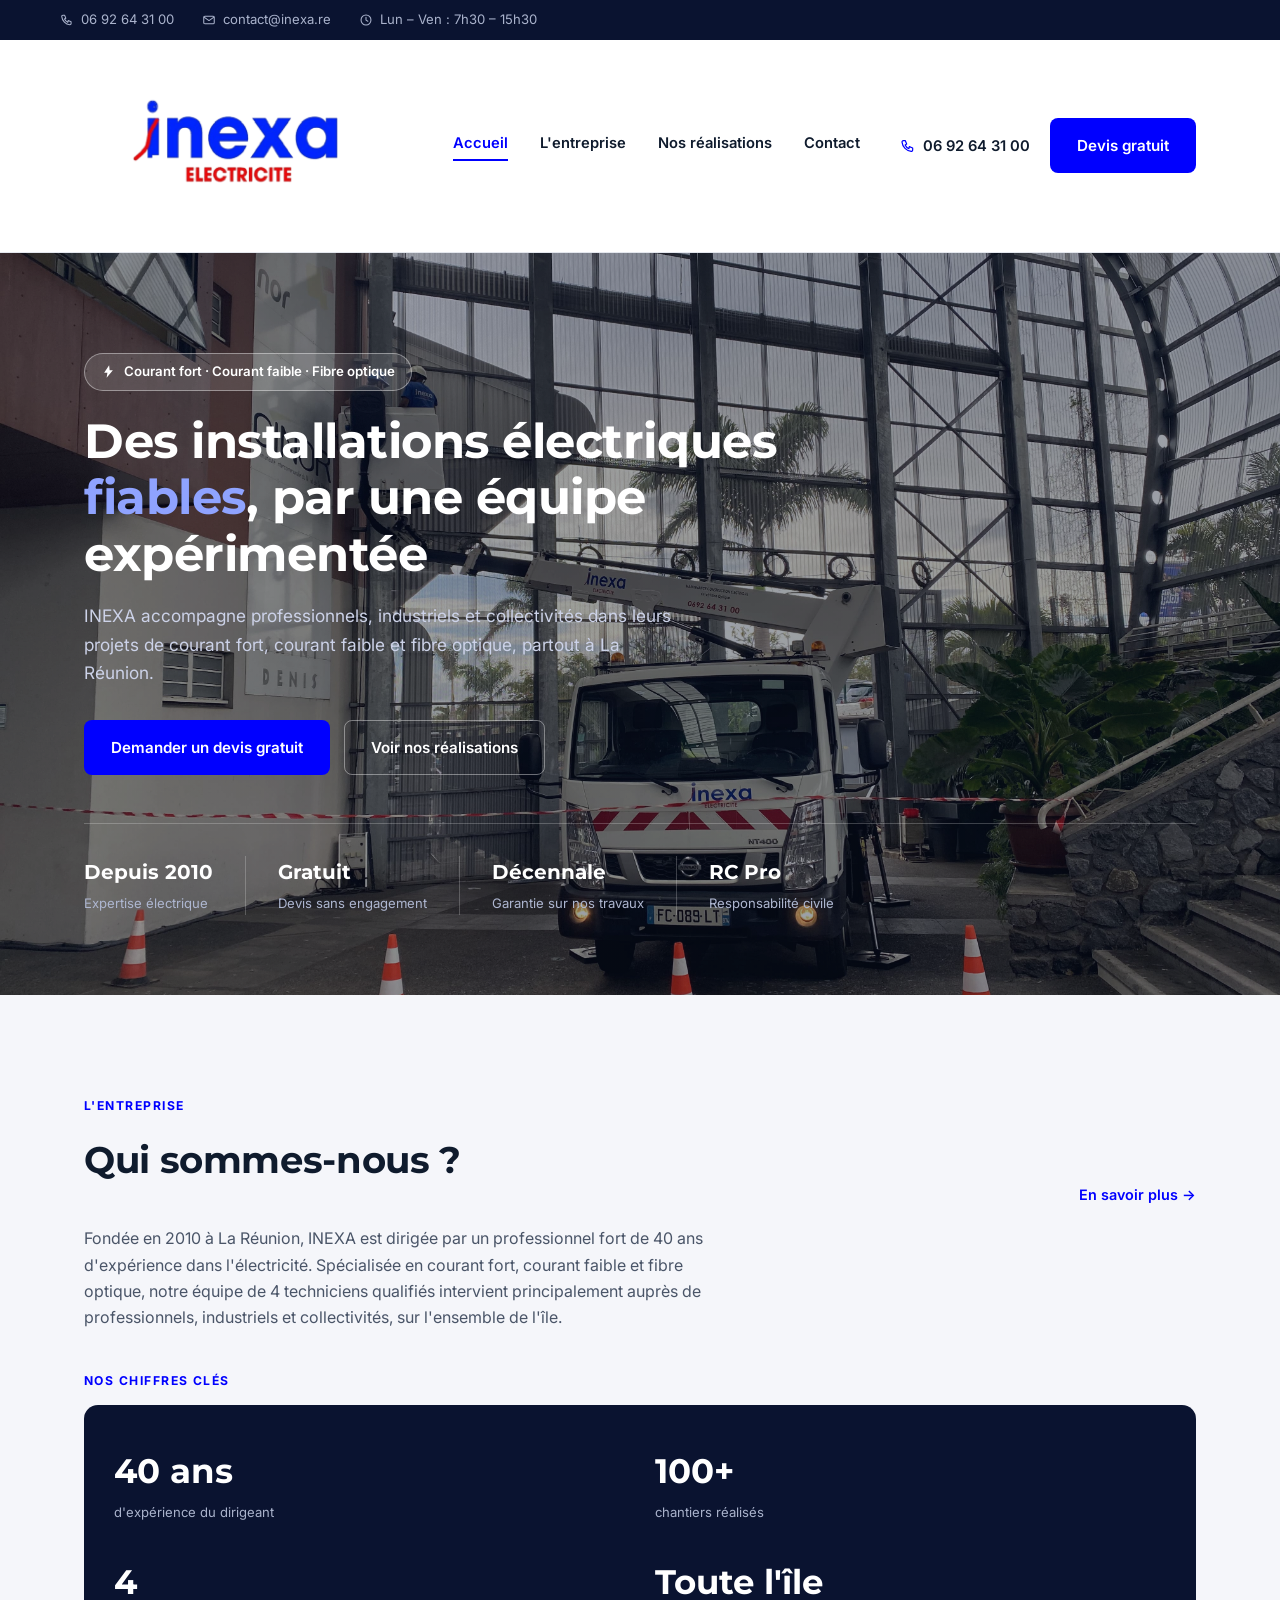
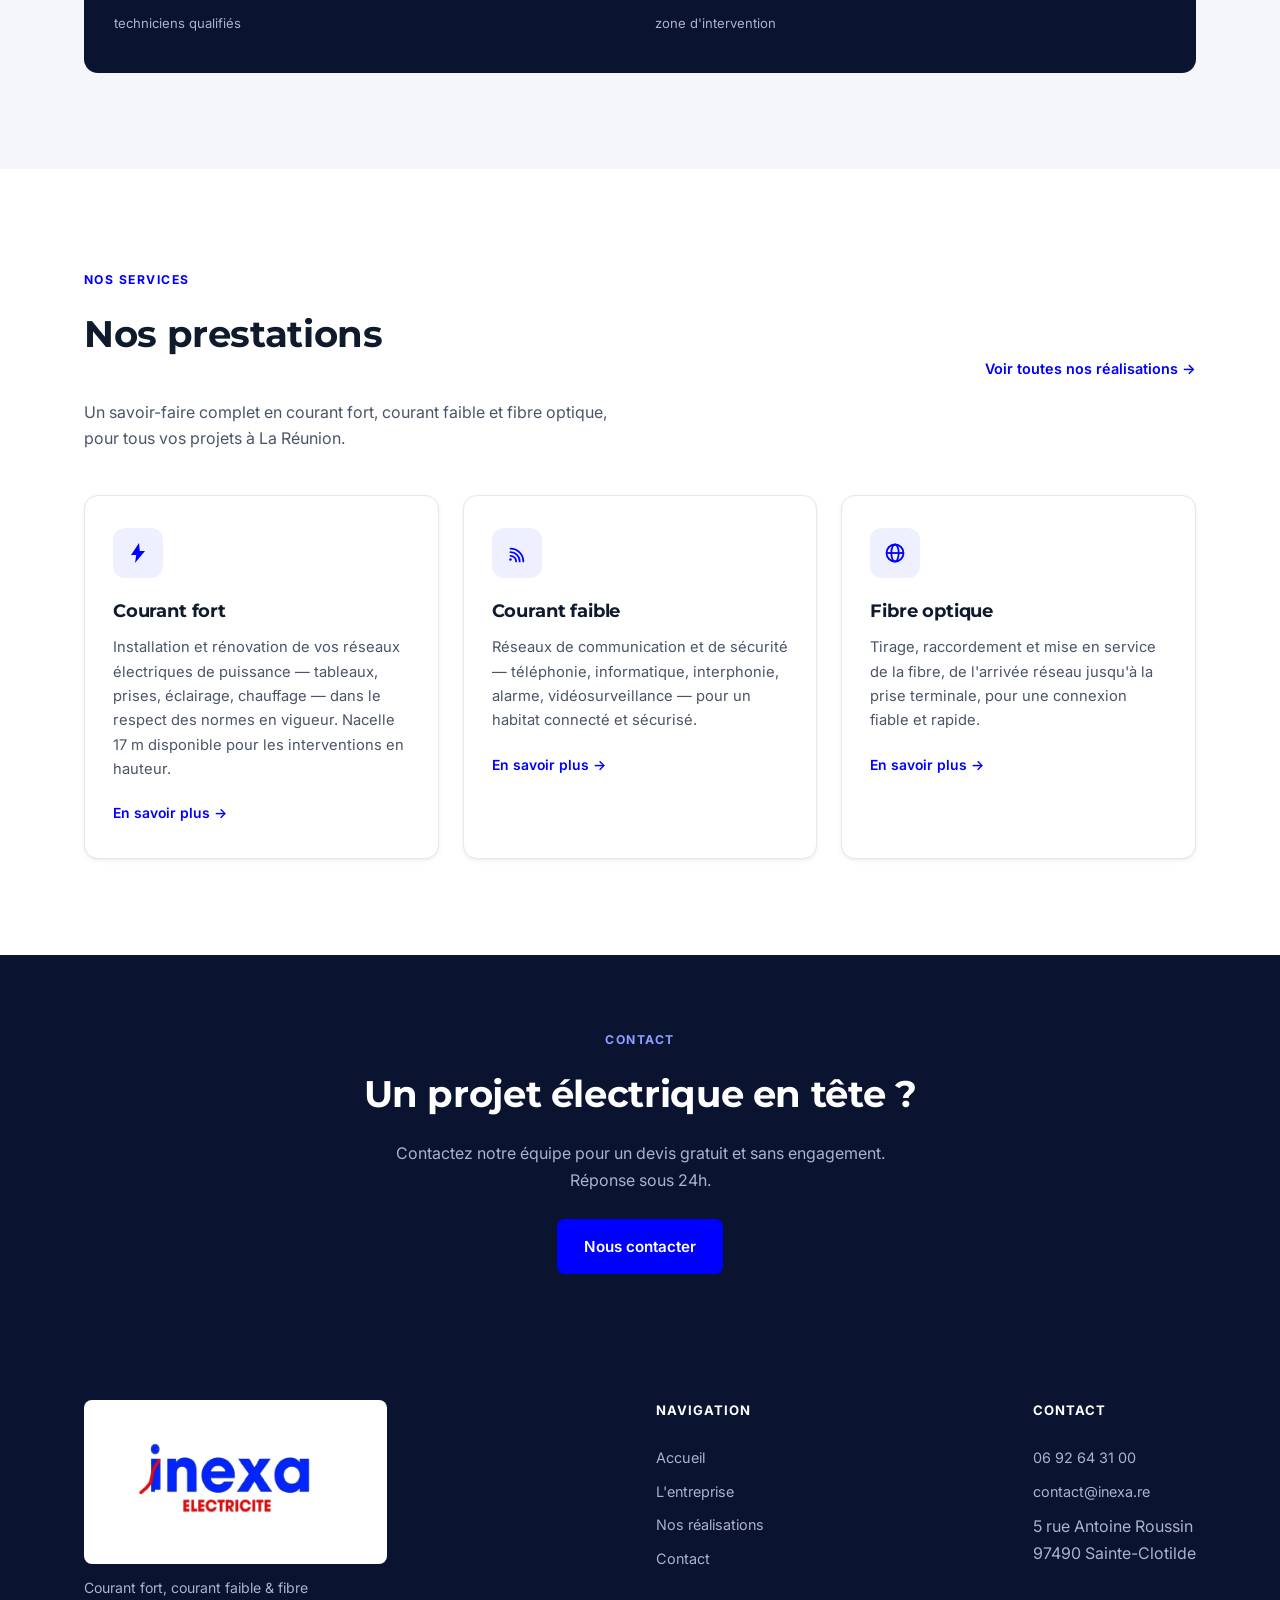
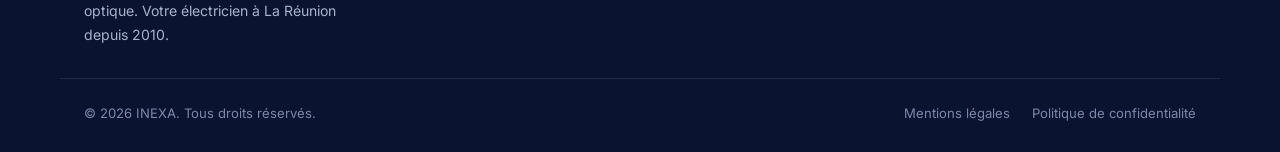
<file: index.html>
<!DOCTYPE html>
<html lang="fr">
<head>
<meta charset="UTF-8">
<meta name="viewport" content="width=device-width, initial-scale=1.0">
<title>INEXA – Électricien professionnel à La Réunion</title>
<meta name="description" content="INEXA, entreprise d'électricité à La Réunion : courant fort, courant faible et fibre optique pour professionnels, industriels et collectivités, sur toute l'île.">
<meta name="theme-color" content="#0a1330">
<link rel="icon" type="image/png" href="favicon.png">
<link rel="preconnect" href="https://fonts.googleapis.com">
<link rel="preconnect" href="https://fonts.gstatic.com" crossorigin>
<link href="https://fonts.googleapis.com/css2?family=Montserrat:wght@600;700;800&family=Inter:wght@400;500;600;700&display=swap" rel="stylesheet">
<link rel="stylesheet" href="style.css">
</head>
<body>

<div class="util-bar">
  <div class="container util-bar-inner">
    <div class="util-item"><svg viewBox="0 0 24 24" fill="none" stroke="currentColor" stroke-width="1.8" stroke-linecap="round" stroke-linejoin="round"><path d="M5 4h3l2 5-2.3 1.4a11 11 0 0 0 5.6 5.6L14 13l5 2v3a2 2 0 0 1-2.2 2A15.7 15.7 0 0 1 3 6.2 2 2 0 0 1 5 4z"/></svg><a href="tel:+262692643100">06 92 64 31 00</a></div>
    <div class="util-item"><svg viewBox="0 0 24 24" fill="none" stroke="currentColor" stroke-width="1.8" stroke-linecap="round" stroke-linejoin="round"><rect x="3" y="5.5" width="18" height="13" rx="2"/><path d="M3.5 7l8.5 6 8.5-6"/></svg><a href="mailto:contact@inexa.re">contact@inexa.re</a></div>
    <div class="util-item util-hide-mobile"><svg viewBox="0 0 24 24" fill="none" stroke="currentColor" stroke-width="1.8" stroke-linecap="round" stroke-linejoin="round"><circle cx="12" cy="12" r="8.5"/><path d="M12 7.5v4.7l3.2 1.9"/></svg><span>Lun – Ven : 7h30 – 15h30</span></div>
  </div>
</div>

<header id="header">
  <div class="header-inner">
    <a href="index.html" class="logo"><img src="logo-inexa.png" alt="INEXA Électricité" class="logo-img"></a>
    <nav class="main-nav">
      <a href="index.html" class="active">Accueil</a>
      <a href="entreprise.html">L'entreprise</a>
      <a href="prestations.html">Nos réalisations</a>
      <a href="contact.html">Contact</a>
    </nav>
    <div class="header-actions">
      <a href="tel:+262692643100" class="phone-link"><svg viewBox="0 0 24 24" fill="none" stroke="currentColor" stroke-width="1.8" stroke-linecap="round" stroke-linejoin="round"><path d="M5 4h3l2 5-2.3 1.4a11 11 0 0 0 5.6 5.6L14 13l5 2v3a2 2 0 0 1-2.2 2A15.7 15.7 0 0 1 3 6.2 2 2 0 0 1 5 4z"/></svg>06 92 64 31 00</a>
      <a href="contact.html" class="btn btn-primary">Devis gratuit</a>
    </div>
    <button class="burger" id="burger" aria-label="Ouvrir le menu">☰</button>
  </div>
  <div class="mobile-menu" id="mobileMenu">
    <a href="index.html" class="active">Accueil</a>
    <a href="entreprise.html">L'entreprise</a>
    <a href="prestations.html">Nos réalisations</a>
    <a href="contact.html">Contact</a>
    <a href="tel:+262692643100">06 92 64 31 00</a>
  </div>
</header>

<main>

  <section class="hero">
    <div class="container">
      <span class="badge"><svg viewBox="0 0 24 24" fill="currentColor"><path d="M13 2 5 14h5.2l-1.2 8L19 10h-5.2L13 2z"/></svg>Courant fort · Courant faible · Fibre optique</span>
      <h1>Des installations électriques <span class="highlight">fiables</span>, par une équipe expérimentée</h1>
      <p class="hero-text">INEXA accompagne professionnels, industriels et collectivités dans leurs projets de courant fort, courant faible et fibre optique, partout à La Réunion.</p>
      <div class="hero-buttons">
        <a href="contact.html" class="btn btn-primary">Demander un devis gratuit</a>
        <a href="prestations.html" class="btn btn-secondary">Voir nos réalisations</a>
      </div>
      <div class="trust-strip">
        <div class="trust-item"><strong>Depuis 2010</strong><span>Expertise électrique</span></div>
        <div class="trust-item"><strong>Gratuit</strong><span>Devis sans engagement</span></div>
        <div class="trust-item"><strong>Décennale</strong><span>Garantie sur nos travaux</span></div>
        <div class="trust-item"><strong>RC Pro</strong><span>Responsabilité civile</span></div>
      </div>
    </div>
  </section>

  <section class="bg-mist">
    <div class="container">
      <div class="section-head-row">
        <div>
          <span class="eyebrow">L'entreprise</span>
          <h2>Qui sommes-nous ?</h2>
        </div>
        <a href="entreprise.html" class="link-arrow">En savoir plus →</a>
      </div>
      <p style="max-width:640px;">Fondée en 2010 à La Réunion, INEXA est dirigée par un professionnel fort de 40 ans d'expérience dans l'électricité. Spécialisée en courant fort, courant faible et fibre optique, notre équipe de 4 techniciens qualifiés intervient principalement auprès de professionnels, industriels et collectivités, sur l'ensemble de l'île.</p>
      <span class="eyebrow" style="display:block;margin-top:40px;">Nos chiffres clés</span>
      <div class="stats-card">
        <div class="stat-item"><span class="stat-number">40 ans</span><span class="stat-label">d'expérience du dirigeant</span></div>
        <div class="stat-item"><span class="stat-number">100+</span><span class="stat-label">chantiers réalisés</span></div>
        <div class="stat-item"><span class="stat-number">4</span><span class="stat-label">techniciens qualifiés</span></div>
        <div class="stat-item"><span class="stat-number">Toute l'île</span><span class="stat-label">zone d'intervention</span></div>
      </div>
    </div>
  </section>

  <section>
    <div class="container">
      <div class="section-head-row">
        <div>
          <span class="eyebrow">Nos services</span>
          <h2>Nos prestations</h2>
        </div>
        <a href="prestations.html" class="link-arrow">Voir toutes nos réalisations →</a>
      </div>
      <p style="max-width:560px;">Un savoir-faire complet en courant fort, courant faible et fibre optique, pour tous vos projets à La Réunion.</p>
      <div class="prestations-grid">
        <div class="prestation-card">
          <div class="icon-badge"><svg viewBox="0 0 24 24" fill="currentColor"><path d="M13 2 5 14h5.2l-1.2 8L19 10h-5.2L13 2z"/></svg></div>
          <h3>Courant fort</h3>
          <p>Installation et rénovation de vos réseaux électriques de puissance — tableaux, prises, éclairage, chauffage — dans le respect des normes en vigueur. Nacelle 17 m disponible pour les interventions en hauteur.</p>
          <a href="prestations.html">En savoir plus →</a>
        </div>
        <div class="prestation-card">
          <div class="icon-badge"><svg viewBox="0 0 24 24" fill="none" stroke="currentColor" stroke-width="1.8" stroke-linecap="round"><circle cx="5.5" cy="18.5" r="1.3" fill="currentColor" stroke="none"/><path d="M5.5 14.8a5.6 5.6 0 0 1 5.6 5.6M5.5 11.2a9.2 9.2 0 0 1 9.2 9.2M5.5 7.6a12.8 12.8 0 0 1 12.8 12.8"/></svg></div>
          <h3>Courant faible</h3>
          <p>Réseaux de communication et de sécurité — téléphonie, informatique, interphonie, alarme, vidéosurveillance — pour un habitat connecté et sécurisé.</p>
          <a href="prestations.html">En savoir plus →</a>
        </div>
        <div class="prestation-card">
          <div class="icon-badge"><svg viewBox="0 0 24 24" fill="none" stroke="currentColor" stroke-width="1.8"><circle cx="12" cy="12" r="8.5"/><ellipse cx="12" cy="12" rx="3.7" ry="8.5"/><path d="M3.7 12h16.6"/></svg></div>
          <h3>Fibre optique</h3>
          <p>Tirage, raccordement et mise en service de la fibre, de l'arrivée réseau jusqu'à la prise terminale, pour une connexion fiable et rapide.</p>
          <a href="prestations.html">En savoir plus →</a>
        </div>
      </div>
    </div>
  </section>

  <section class="cta-band">
    <div class="container">
      <span class="eyebrow">Contact</span>
      <h2>Un projet électrique en tête ?</h2>
      <p>Contactez notre équipe pour un devis gratuit et sans engagement. Réponse sous 24h.</p>
      <div class="cta-buttons">
        <a href="contact.html" class="btn btn-primary">Nous contacter</a>
      </div>
    </div>
  </section>

</main>

<footer>
  <div class="container footer-inner">
    <div class="footer-brand">
      <a href="index.html" class="logo logo-plate"><img src="logo-inexa.png" alt="INEXA Électricité" class="logo-img"></a>
      <p>Courant fort, courant faible &amp; fibre optique. Votre électricien à La Réunion depuis 2010.</p>
    </div>
    <div class="footer-links-col">
      <h5>Navigation</h5>
      <a href="index.html">Accueil</a>
      <a href="entreprise.html">L'entreprise</a>
      <a href="prestations.html">Nos réalisations</a>
      <a href="contact.html">Contact</a>
    </div>
    <div class="footer-links-col">
      <h5>Contact</h5>
      <a href="tel:+262692643100">06 92 64 31 00</a>
      <a href="mailto:contact@inexa.re">contact@inexa.re</a>
      <span>5 rue Antoine Roussin<br>97490 Sainte-Clotilde</span>
    </div>
  </div>
  <div class="container footer-bottom">
    <span>© 2026 INEXA. Tous droits réservés.</span>
    <div class="footer-bottom-links">
      <a href="#">Mentions légales</a>
      <a href="#">Politique de confidentialité</a>
    </div>
  </div>
</footer>

<script src="script.js"></script>
</body>
</html>
</file>
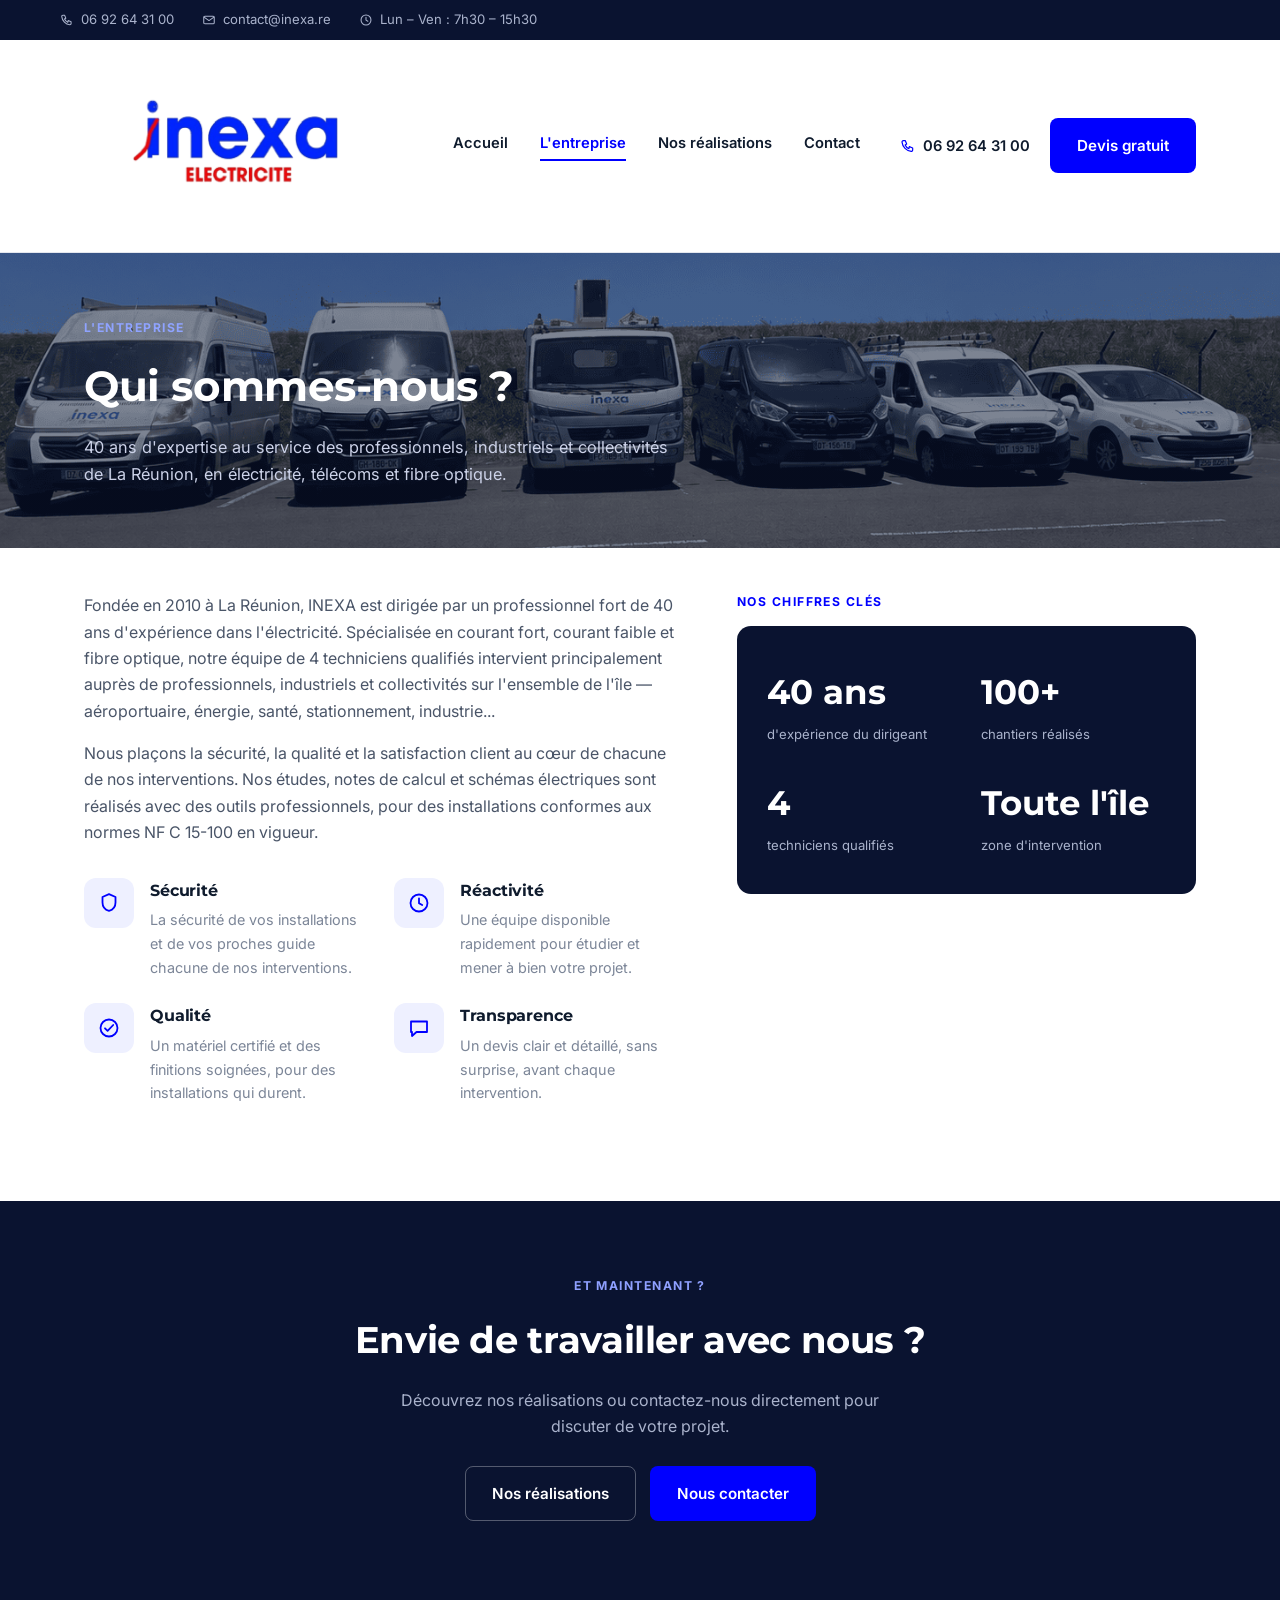
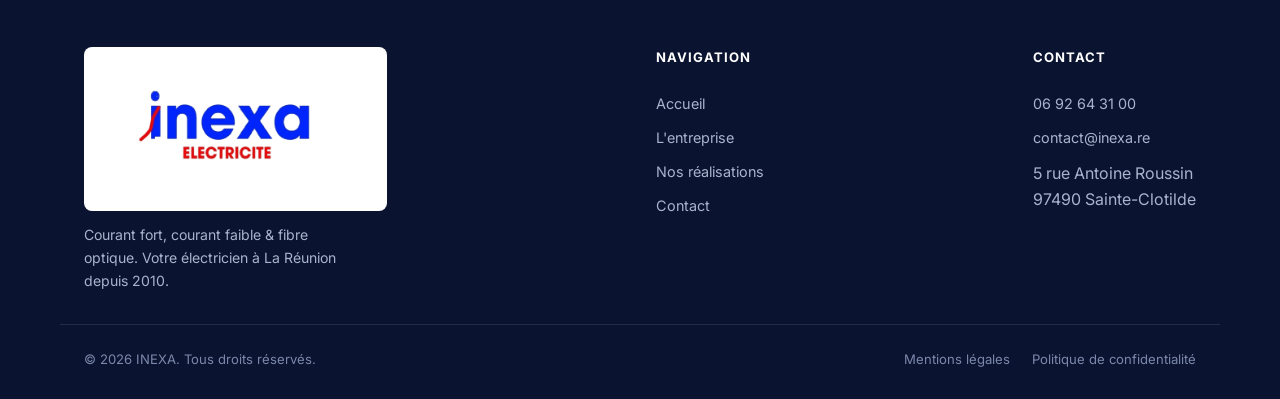
<file: entreprise.html>
<!DOCTYPE html>
<html lang="fr">
<head>
<meta charset="UTF-8">
<meta name="viewport" content="width=device-width, initial-scale=1.0">
<title>L'entreprise – INEXA</title>
<meta name="description" content="INEXA : électricien à La Réunion depuis 2010, dirigé par un professionnel fort de 40 ans d'expérience. Courant fort, courant faible et fibre optique.">
<meta name="theme-color" content="#0a1330">
<link rel="icon" type="image/png" href="favicon.png">
<link rel="preconnect" href="https://fonts.googleapis.com">
<link rel="preconnect" href="https://fonts.gstatic.com" crossorigin>
<link href="https://fonts.googleapis.com/css2?family=Montserrat:wght@600;700;800&family=Inter:wght@400;500;600;700&display=swap" rel="stylesheet">
<link rel="stylesheet" href="style.css">
</head>
<body>

<div class="util-bar">
  <div class="container util-bar-inner">
    <div class="util-item"><svg viewBox="0 0 24 24" fill="none" stroke="currentColor" stroke-width="1.8" stroke-linecap="round" stroke-linejoin="round"><path d="M5 4h3l2 5-2.3 1.4a11 11 0 0 0 5.6 5.6L14 13l5 2v3a2 2 0 0 1-2.2 2A15.7 15.7 0 0 1 3 6.2 2 2 0 0 1 5 4z"/></svg><a href="tel:+262692643100">06 92 64 31 00</a></div>
    <div class="util-item"><svg viewBox="0 0 24 24" fill="none" stroke="currentColor" stroke-width="1.8" stroke-linecap="round" stroke-linejoin="round"><rect x="3" y="5.5" width="18" height="13" rx="2"/><path d="M3.5 7l8.5 6 8.5-6"/></svg><a href="mailto:contact@inexa.re">contact@inexa.re</a></div>
    <div class="util-item util-hide-mobile"><svg viewBox="0 0 24 24" fill="none" stroke="currentColor" stroke-width="1.8" stroke-linecap="round" stroke-linejoin="round"><circle cx="12" cy="12" r="8.5"/><path d="M12 7.5v4.7l3.2 1.9"/></svg><span>Lun – Ven : 7h30 – 15h30</span></div>
  </div>
</div>

<header id="header">
  <div class="header-inner">
    <a href="index.html" class="logo"><img src="logo-inexa.png" alt="INEXA Électricité" class="logo-img"></a>
    <nav class="main-nav">
      <a href="index.html">Accueil</a>
      <a href="entreprise.html" class="active">L'entreprise</a>
      <a href="prestations.html">Nos réalisations</a>
      <a href="contact.html">Contact</a>
    </nav>
    <div class="header-actions">
      <a href="tel:+262692643100" class="phone-link"><svg viewBox="0 0 24 24" fill="none" stroke="currentColor" stroke-width="1.8" stroke-linecap="round" stroke-linejoin="round"><path d="M5 4h3l2 5-2.3 1.4a11 11 0 0 0 5.6 5.6L14 13l5 2v3a2 2 0 0 1-2.2 2A15.7 15.7 0 0 1 3 6.2 2 2 0 0 1 5 4z"/></svg>06 92 64 31 00</a>
      <a href="contact.html" class="btn btn-primary">Devis gratuit</a>
    </div>
    <button class="burger" id="burger" aria-label="Ouvrir le menu">☰</button>
  </div>
  <div class="mobile-menu" id="mobileMenu">
    <a href="index.html">Accueil</a>
    <a href="entreprise.html" class="active">L'entreprise</a>
    <a href="prestations.html">Nos réalisations</a>
    <a href="contact.html">Contact</a>
    <a href="tel:+262692643100">06 92 64 31 00</a>
  </div>
</header>

<main>

  <section class="page-header page-header-photo" style="--header-photo:url('vehicule.png');--header-photo-pos:center 48%;--header-photo-opacity:.50;--header-photo-height:60px;">
    <div class="container">
      <span class="eyebrow">L'entreprise</span>
      <h1>Qui sommes-nous ?</h1>
      <p>40 ans d'expertise au service des professionnels, industriels et collectivités de La Réunion, en électricité, télécoms et fibre optique.</p>
    </div>
  </section>

  <section class="section-tight">
    <div class="container">
      <div class="entreprise-layout">
        <div>
          <p>Fondée en 2010 à La Réunion, INEXA est dirigée par un professionnel fort de 40 ans d'expérience dans l'électricité. Spécialisée en courant fort, courant faible et fibre optique, notre équipe de 4 techniciens qualifiés intervient principalement auprès de professionnels, industriels et collectivités sur l'ensemble de l'île — aéroportuaire, énergie, santé, stationnement, industrie...</p>
          <p style="margin-top:16px;">Nous plaçons la sécurité, la qualité et la satisfaction client au cœur de chacune de nos interventions. Nos études, notes de calcul et schémas électriques sont réalisés avec des outils professionnels, pour des installations conformes aux normes NF C 15-100 en vigueur.</p>
          <div class="valeurs-grid">
            <div class="valeur-item">
              <div class="icon-badge"><svg viewBox="0 0 24 24" fill="none" stroke="currentColor" stroke-width="1.8" stroke-linejoin="round"><path d="M12 3.2 18.5 6v5.4c0 4.6-2.8 7.4-6.5 8.4-3.7-1-6.5-3.8-6.5-8.4V6L12 3.2z"/></svg></div>
              <div><h4>Sécurité</h4><p>La sécurité de vos installations et de vos proches guide chacune de nos interventions.</p></div>
            </div>
            <div class="valeur-item">
              <div class="icon-badge"><svg viewBox="0 0 24 24" fill="none" stroke="currentColor" stroke-width="1.8" stroke-linecap="round" stroke-linejoin="round"><circle cx="12" cy="12" r="8.5"/><path d="M12 7.5v4.7l3.2 1.9"/></svg></div>
              <div><h4>Réactivité</h4><p>Une équipe disponible rapidement pour étudier et mener à bien votre projet.</p></div>
            </div>
            <div class="valeur-item">
              <div class="icon-badge"><svg viewBox="0 0 24 24" fill="none" stroke="currentColor" stroke-width="1.8" stroke-linecap="round" stroke-linejoin="round"><circle cx="12" cy="12" r="8.5"/><path d="M8 12.3l2.6 2.6L16.2 9"/></svg></div>
              <div><h4>Qualité</h4><p>Un matériel certifié et des finitions soignées, pour des installations qui durent.</p></div>
            </div>
            <div class="valeur-item">
              <div class="icon-badge"><svg viewBox="0 0 24 24" fill="none" stroke="currentColor" stroke-width="1.8" stroke-linejoin="round"><path d="M4 5.5h16v10.5H9.5L5 20V16H4V5.5z"/></svg></div>
              <div><h4>Transparence</h4><p>Un devis clair et détaillé, sans surprise, avant chaque intervention.</p></div>
            </div>
          </div>
        </div>
        <div>
          <span class="eyebrow" style="display:block;">Nos chiffres clés</span>
          <div class="stats-card" style="margin-top:14px;">
            <div class="stat-item"><span class="stat-number">40 ans</span><span class="stat-label">d'expérience du dirigeant</span></div>
            <div class="stat-item"><span class="stat-number">100+</span><span class="stat-label">chantiers réalisés</span></div>
            <div class="stat-item"><span class="stat-number">4</span><span class="stat-label">techniciens qualifiés</span></div>
            <div class="stat-item"><span class="stat-number">Toute l'île</span><span class="stat-label">zone d'intervention</span></div>
          </div>
        </div>
      </div>
    </div>
  </section>

  <section class="cta-band">
    <div class="container">
      <span class="eyebrow">Et maintenant ?</span>
      <h2>Envie de travailler avec nous ?</h2>
      <p>Découvrez nos réalisations ou contactez-nous directement pour discuter de votre projet.</p>
      <div class="cta-buttons">
        <a href="prestations.html" class="btn btn-secondary">Nos réalisations</a>
        <a href="contact.html" class="btn btn-primary">Nous contacter</a>
      </div>
    </div>
  </section>

</main>

<footer>
  <div class="container footer-inner">
    <div class="footer-brand">
      <a href="index.html" class="logo logo-plate"><img src="logo-inexa.png" alt="INEXA Électricité" class="logo-img"></a>
      <p>Courant fort, courant faible &amp; fibre optique. Votre électricien à La Réunion depuis 2010.</p>
    </div>
    <div class="footer-links-col">
      <h5>Navigation</h5>
      <a href="index.html">Accueil</a>
      <a href="entreprise.html">L'entreprise</a>
      <a href="prestations.html">Nos réalisations</a>
      <a href="contact.html">Contact</a>
    </div>
    <div class="footer-links-col">
      <h5>Contact</h5>
      <a href="tel:+262692643100">06 92 64 31 00</a>
      <a href="mailto:contact@inexa.re">contact@inexa.re</a>
      <span>5 rue Antoine Roussin<br>97490 Sainte-Clotilde</span>
    </div>
  </div>
  <div class="container footer-bottom">
    <span>© 2026 INEXA. Tous droits réservés.</span>
    <div class="footer-bottom-links">
      <a href="#">Mentions légales</a>
      <a href="#">Politique de confidentialité</a>
    </div>
  </div>
</footer>

<script src="script.js"></script>
</body>
</html>
</file>
<file: style.css>
:root{
  --ink:#0f1b2d;
  --slate:#4a5568;
  --slate-soft:#7c8698;
  --blue:#0000ff;
  --blue-deep:#00009c;
  --blue-tint:#eef0ff;
  --paper:#ffffff;
  --mist:#f5f6fa;
  --line:#e4e7ee;
  --navy:#0a1330;
  --navy-soft:#16204a;
  --font-title:'Montserrat',sans-serif;
  --font-text:'Inter',sans-serif;
  --radius-sm:8px;
  --radius-md:14px;
  --shadow-card:0 2px 6px rgba(15,27,45,.05),0 1px 2px rgba(15,27,45,.04);
  --shadow-card-hover:0 18px 34px rgba(15,27,45,.12);
}

*{margin:0;padding:0;box-sizing:border-box;}
html{scroll-behavior:smooth;}
body{
  font-family:var(--font-text);
  background:var(--paper);
  color:var(--slate);
  line-height:1.65;
  overflow-x:hidden;
}

.container{max-width:1160px;margin:0 auto;padding:0 24px;}
section{padding:96px 0;}
.section-tight{padding-top:0;}
.bg-mist{background:var(--mist);}
.eyebrow{display:inline-block;color:var(--blue);font-weight:700;letter-spacing:.12em;text-transform:uppercase;font-size:.76rem;margin-bottom:14px;}
h1,h2,h3,h4{font-family:var(--font-title);font-weight:700;letter-spacing:-.01em;color:var(--ink);}
h2{font-size:clamp(1.7rem,3vw,2.3rem);margin-bottom:16px;}
p{color:var(--slate);}
a{color:inherit;}

.btn{display:inline-flex;align-items:center;justify-content:center;gap:8px;padding:14px 26px;border-radius:var(--radius-sm);font-weight:600;font-size:.95rem;text-decoration:none;cursor:pointer;border:1.5px solid transparent;transition:.2s ease;font-family:var(--font-text);}
.btn-primary{background:var(--blue);color:var(--white,#fff);}
.btn-primary:hover{background:var(--blue-deep);}
.btn-secondary{background:transparent;color:var(--ink);border-color:var(--line);}
.btn-secondary:hover{border-color:var(--blue);color:var(--blue);}

/* ---------- barre utilitaire ---------- */
.util-bar{background:var(--navy);color:#aab3cc;font-size:.82rem;}
.util-bar-inner{display:flex;align-items:center;gap:28px;padding:9px 0;flex-wrap:wrap;}
.util-item{display:flex;align-items:center;gap:7px;white-space:nowrap;}
.util-item svg{width:14px;height:14px;flex-shrink:0;}
.util-item a{color:#aab3cc;text-decoration:none;}
.util-item a:hover{color:#fff;}
.util-spacer{flex:1;}

/* ---------- en-tête ---------- */
header{position:sticky;top:0;left:0;right:0;z-index:1000;background:rgba(255,255,255,.100);backdrop-filter:blur(10px);border-bottom:1px solid var(--line);}
.header-inner{max-width:1160px;margin:0 auto;padding:16px 24px;display:flex;align-items:center;justify-content:space-between;gap:24px;}
.logo{display:flex;align-items:center;text-decoration:none;}
.logo-img{height:180px;width:auto;display:block;}
.logo-plate{background:#fff;border-radius:8px;padding:7px 14px;}
.logo-plate .logo-img{height:150px;}
nav.main-nav{display:flex;gap:32px;}
nav.main-nav a{color:var(--ink);text-decoration:none;font-weight:600;font-size:.92rem;transition:.2s;padding-bottom:4px;border-bottom:2px solid transparent;}
nav.main-nav a:hover{color:var(--blue);}
nav.main-nav a.active{color:var(--blue);border-bottom-color:var(--blue);}
.header-actions{display:flex;align-items:center;gap:20px;}
.phone-link{color:var(--ink);text-decoration:none;font-weight:600;font-size:.92rem;white-space:nowrap;display:flex;align-items:center;gap:7px;}
.phone-link svg{width:16px;height:16px;color:var(--blue);}
.burger{display:none;background:none;border:none;color:var(--ink);font-size:1.6rem;cursor:pointer;line-height:1;}
.mobile-menu{display:none;flex-direction:column;gap:2px;padding:8px 24px 20px;background:#fff;border-bottom:1px solid var(--line);}
.mobile-menu a{color:var(--ink);text-decoration:none;padding:12px 0;border-bottom:1px solid var(--line);font-weight:600;}
.mobile-menu a:last-child{border-bottom:none;}
.mobile-menu a.active{color:var(--blue);}
.mobile-menu.open{display:flex;}

/* ---------- hero ---------- */
.hero{
  padding:100px 0 80px;
  background:linear-gradient(rgba(9,18,45,.40),rgba(9,18,45,.40)),url('nacelle.jpg') center 55%/cover no-repeat;
}
.badge{display:inline-flex;align-items:center;gap:8px;background:var(--blue-tint);border:1px solid #d3d7ff;color:var(--blue-deep);padding:7px 16px;border-radius:100px;font-size:.83rem;font-weight:600;margin-bottom:22px;}
.badge svg{width:15px;height:15px;}
.hero .badge{background:rgba(255,255,255,.12);border-color:rgba(255,255,255,.4);color:#fff;}
.hero h1{font-size:clamp(2rem,4.2vw,3rem);line-height:1.18;max-width:760px;margin-bottom:20px;color:#fff;}
.hero h1 .highlight{color:#8fa3ff;}
.hero-text{font-size:1.08rem;max-width:600px;margin-bottom:32px;color:var(--slate);}
.hero .hero-text{color:#ccd2e8;}
.hero-buttons{display:flex;gap:14px;flex-wrap:wrap;margin-bottom:48px;}
.hero .btn-secondary{color:#fff;border-color:rgba(255,255,255,.4);}
.hero .btn-secondary:hover{border-color:#fff;background:rgba(255,255,255,.1);}

.trust-strip{display:flex;gap:0;flex-wrap:wrap;border-top:1px solid var(--line);padding-top:32px;}
.trust-item{padding:0 32px 0 0;margin-right:32px;border-right:1px solid var(--line);}
.trust-item:last-child{border-right:none;margin-right:0;padding-right:0;}
.trust-item strong{display:block;font-family:var(--font-title);font-size:1.25rem;color:var(--ink);}
.trust-item span{font-size:.82rem;color:var(--slate-soft);}
.hero .trust-strip{border-top-color:rgba(255,255,255,.22);}
.hero .trust-item{border-right-color:rgba(255,255,255,.22);}
.hero .trust-item strong{color:#fff;}
.hero .trust-item span{color:#aeb7d1;}

/* ---------- en-tête de page (pages secondaires) ---------- */
.page-header{padding:64px 0 56px;border-bottom:1px solid var(--line);}
.page-header h1{font-size:clamp(1.9rem,3.6vw,2.6rem);margin-bottom:14px;}
.page-header p{max-width:600px;font-size:1.02rem;}

.section-head-row{display:flex;justify-content:space-between;align-items:flex-end;flex-wrap:wrap;gap:16px;margin-bottom:18px;}
.link-arrow{color:var(--blue);text-decoration:none;font-weight:600;font-size:.9rem;white-space:nowrap;}
.link-arrow:hover{text-decoration:underline;}

.page-header-photo{
  background-image:linear-gradient(rgba(9,18,45,var(--header-photo-opacity, .74)),rgba(9,18,45,var(--header-photo-opacity, .74))), var(--header-photo);
  background-position:var(--header-photo-pos, center 45%);
  background-size:cover;
  background-repeat:no-repeat;
  border-bottom:none;
  padding:var(--header-photo-height, 60px) 0;
}
.page-header-photo .eyebrow{color:#8fa3ff;}
.page-header-photo h1{color:#fff;}
.page-header-photo p{color:#ccd2e8;}
.page-header-photo .realisation-intro span{background:rgba(255,255,255,.14);color:#fff;border:1px solid rgba(255,255,255,.3);}

/* ---------- icônes ---------- */
.icon-badge{width:50px;height:50px;flex-shrink:0;border-radius:12px;background:var(--blue-tint);display:flex;align-items:center;justify-content:center;color:var(--blue);}
.icon-badge svg{width:24px;height:24px;}

/* ---------- entreprise ---------- */
.entreprise-layout{display:grid;grid-template-columns:1.3fr 1fr;gap:56px;align-items:start;margin-top:44px;}
.valeurs-grid{display:grid;grid-template-columns:1fr 1fr;gap:24px;margin-top:32px;}
.valeur-item{display:flex;gap:16px;align-items:flex-start;}
.valeur-item h4{font-size:1rem;margin-bottom:4px;color:var(--ink);}
.valeur-item p{font-size:.9rem;color:var(--slate-soft);}

.stats-card{background:var(--navy);border-radius:var(--radius-md);padding:38px 30px;display:grid;grid-template-columns:1fr 1fr;gap:30px;}
.stat-item{text-align:left;}
.stat-number{display:block;font-family:var(--font-title);font-size:2.1rem;font-weight:700;color:#fff;}
.stat-label{font-size:.82rem;color:#aab3cc;margin-top:4px;display:block;}

/* ---------- prestations ---------- */
.prestations-grid{display:grid;grid-template-columns:repeat(3,1fr);gap:24px;margin-top:44px;}
.prestation-card{background:var(--paper);border:1px solid var(--line);border-radius:var(--radius-md);padding:32px 28px;transition:.25s ease;box-shadow:var(--shadow-card);}
.prestation-card:hover{transform:translateY(-4px);box-shadow:var(--shadow-card-hover);border-color:#d3d7ff;}
.prestation-card .icon-badge{margin-bottom:18px;}
.prestation-card h3{font-size:1.1rem;margin-bottom:10px;}
.prestation-card p{font-size:.92rem;margin-bottom:18px;}
.prestation-card a{color:var(--blue);text-decoration:none;font-weight:600;font-size:.87rem;}
.prestation-card a:hover{text-decoration:underline;}

/* ---------- contact ---------- */
.contact-layout{display:grid;grid-template-columns:.85fr 1.15fr;gap:44px;margin-top:44px;align-items:start;}
.contact-info-card{background:var(--navy);border-radius:var(--radius-md);padding:36px;}
.contact-info-item{display:flex;gap:16px;margin-bottom:26px;}
.contact-info-item:last-child{margin-bottom:0;}
.contact-info-item .icon-badge{background:rgba(255,255,255,.08);color:#fff;width:42px;height:42px;border-radius:10px;}
.contact-info-item .icon-badge svg{width:20px;height:20px;}
.contact-info-item h4{font-size:.92rem;margin-bottom:4px;color:#fff;}
.contact-info-item p{font-size:.9rem;color:#aab3cc;margin:0;}
.contact-info-item a{color:#aab3cc;text-decoration:none;}
.contact-info-item a:hover{color:#fff;text-decoration:underline;}

.contact-form{background:var(--paper);border:1px solid var(--line);border-radius:var(--radius-md);padding:38px;box-shadow:var(--shadow-card);}
.form-row{display:grid;grid-template-columns:1fr 1fr;gap:18px;margin-bottom:18px;}
.form-group{display:flex;flex-direction:column;gap:8px;margin-bottom:18px;}
.form-row .form-group{margin-bottom:0;}
.form-group label{font-size:.84rem;color:var(--ink);font-weight:600;}
.form-group input,.form-group select,.form-group textarea{background:var(--mist);border:1px solid var(--line);border-radius:var(--radius-sm);padding:12px 14px;color:var(--ink);font-family:var(--font-text);font-size:.95rem;outline:none;transition:.15s;}
.form-group input::placeholder,.form-group textarea::placeholder{color:var(--slate-soft);}
.form-group input:focus,.form-group select:focus,.form-group textarea:focus{border-color:var(--blue);background:#fff;}
.form-group textarea{resize:vertical;min-height:110px;font-family:var(--font-text);}
.form-success{display:none;align-items:center;gap:12px;background:#eafaf0;border:1px solid #b9ecc9;border-radius:var(--radius-sm);padding:22px;color:#1c7a3f;font-size:.95rem;}

/* ---------- bandeau d'appel à l'action ---------- */
.cta-band{padding:70px 0;background:var(--navy);text-align:center;}
.cta-band .eyebrow{color:#8fa0ff;}
.cta-band h2{color:#fff;}
.cta-band p{max-width:520px;margin:0 auto 26px;color:#aab3cc;}
.cta-buttons{display:flex;gap:14px;justify-content:center;flex-wrap:wrap;}
.cta-band .btn-secondary{color:#fff;border-color:rgba(255,255,255,.3);}
.cta-band .btn-secondary:hover{border-color:#fff;}

/* ---------- footer ---------- */
footer{background:var(--navy);padding:56px 0 28px;color:#aab3cc;}
.footer-inner{display:flex;justify-content:space-between;align-items:flex-start;flex-wrap:wrap;gap:32px;padding-bottom:32px;border-bottom:1px solid rgba(255,255,255,.1);}
.footer-brand p{margin-top:12px;font-size:.88rem;color:#aab3cc;max-width:260px;}
.footer-links-col h5{color:#fff;font-size:.82rem;text-transform:uppercase;letter-spacing:.08em;margin-bottom:14px;}
.footer-links-col{display:flex;flex-direction:column;gap:10px;}
.footer-links-col a{color:#aab3cc;text-decoration:none;font-size:.9rem;}
.footer-links-col a:hover{color:#fff;}
.footer-bottom{display:flex;justify-content:space-between;flex-wrap:wrap;gap:12px;margin-top:24px;font-size:.82rem;color:#7c88ab;}
.footer-bottom a{color:#7c88ab;text-decoration:none;}
.footer-bottom a:hover{color:#fff;}
.footer-bottom-links{display:flex;gap:22px;flex-wrap:wrap;}

/* ---------- réalisations ---------- */
.realisation-intro{display:flex;gap:12px;flex-wrap:wrap;margin-top:24px;}
.realisation-intro span{background:var(--blue-tint);color:var(--blue-deep);font-size:.82rem;font-weight:600;padding:8px 16px;border-radius:100px;}
.realisations-list{margin-top:20px;}
.realisation{padding:44px 0;border-bottom:1px solid var(--line);display:grid;grid-template-columns:.85fr 1.15fr;gap:40px;align-items:start;}
.realisation:first-child{padding-top:0;}
.realisation:last-child{border-bottom:none;}
.realisation-tag{display:inline-block;background:var(--blue-tint);color:var(--blue-deep);font-size:.72rem;font-weight:700;text-transform:uppercase;letter-spacing:.06em;padding:4px 10px;border-radius:100px;margin-bottom:12px;}
.realisation h3{font-size:1.35rem;margin-bottom:4px;}
.realisation-loc{color:var(--slate-soft);font-size:.88rem;display:block;margin-bottom:14px;}
.realisation-text p{font-size:.95rem;}
.realisation-gallery{display:grid;grid-template-columns:repeat(3,1fr);gap:10px;}
.gallery-thumb{border:none;padding:0;margin:0;cursor:pointer;border-radius:8px;overflow:hidden;aspect-ratio:4/3;background:var(--mist);display:block;width:100%;}
.gallery-thumb img{width:100%;height:100%;object-fit:cover;display:block;transition:.25s ease;}
.gallery-thumb:hover img{transform:scale(1.06);}

.lightbox{display:none;position:fixed;inset:0;background:rgba(6,10,24,.94);z-index:2000;align-items:center;justify-content:center;padding:32px;}
.lightbox.open{display:flex;}
.lightbox img{max-width:88vw;max-height:82vh;border-radius:6px;object-fit:contain;}
.lightbox-close{position:absolute;top:22px;right:26px;background:none;border:none;color:#fff;font-size:2rem;cursor:pointer;line-height:1;}
.lightbox-prev,.lightbox-next{position:absolute;top:50%;transform:translateY(-50%);background:rgba(255,255,255,.12);border:none;color:#fff;font-size:1.6rem;width:46px;height:46px;border-radius:50%;cursor:pointer;}
.lightbox-prev{left:18px;}
.lightbox-next{right:18px;}
.lightbox-prev:hover,.lightbox-next:hover{background:rgba(255,255,255,.25);}
.lightbox-count{position:absolute;bottom:24px;left:50%;transform:translateX(-50%);color:#aab3cc;font-size:.85rem;}

/* ---------- responsive ---------- */
@media(max-width:968px){
  nav.main-nav,.header-actions{display:none;}
  .burger{display:block;}
  .entreprise-layout,.contact-layout{grid-template-columns:1fr;}
  .prestations-grid{grid-template-columns:1fr 1fr;}
  .util-item.util-hide-mobile{display:none;}
  .realisation{grid-template-columns:1fr;gap:20px;}
}
@media(max-width:640px){
  section{padding:64px 0;}
  .prestations-grid,.valeurs-grid,.form-row{grid-template-columns:1fr;}
  .stats-card{grid-template-columns:1fr 1fr;padding:26px 22px;}
  .trust-strip{flex-direction:column;gap:16px;}
  .trust-item{border-right:none;margin-right:0;padding-right:0;border-bottom:1px solid var(--line);padding-bottom:16px;}
  .trust-item:last-child{border-bottom:none;padding-bottom:0;}
  .page-header{padding:44px 0 36px;}
  .footer-inner{flex-direction:column;}
  .realisation-gallery{grid-template-columns:repeat(2,1fr);}
}
</file>
